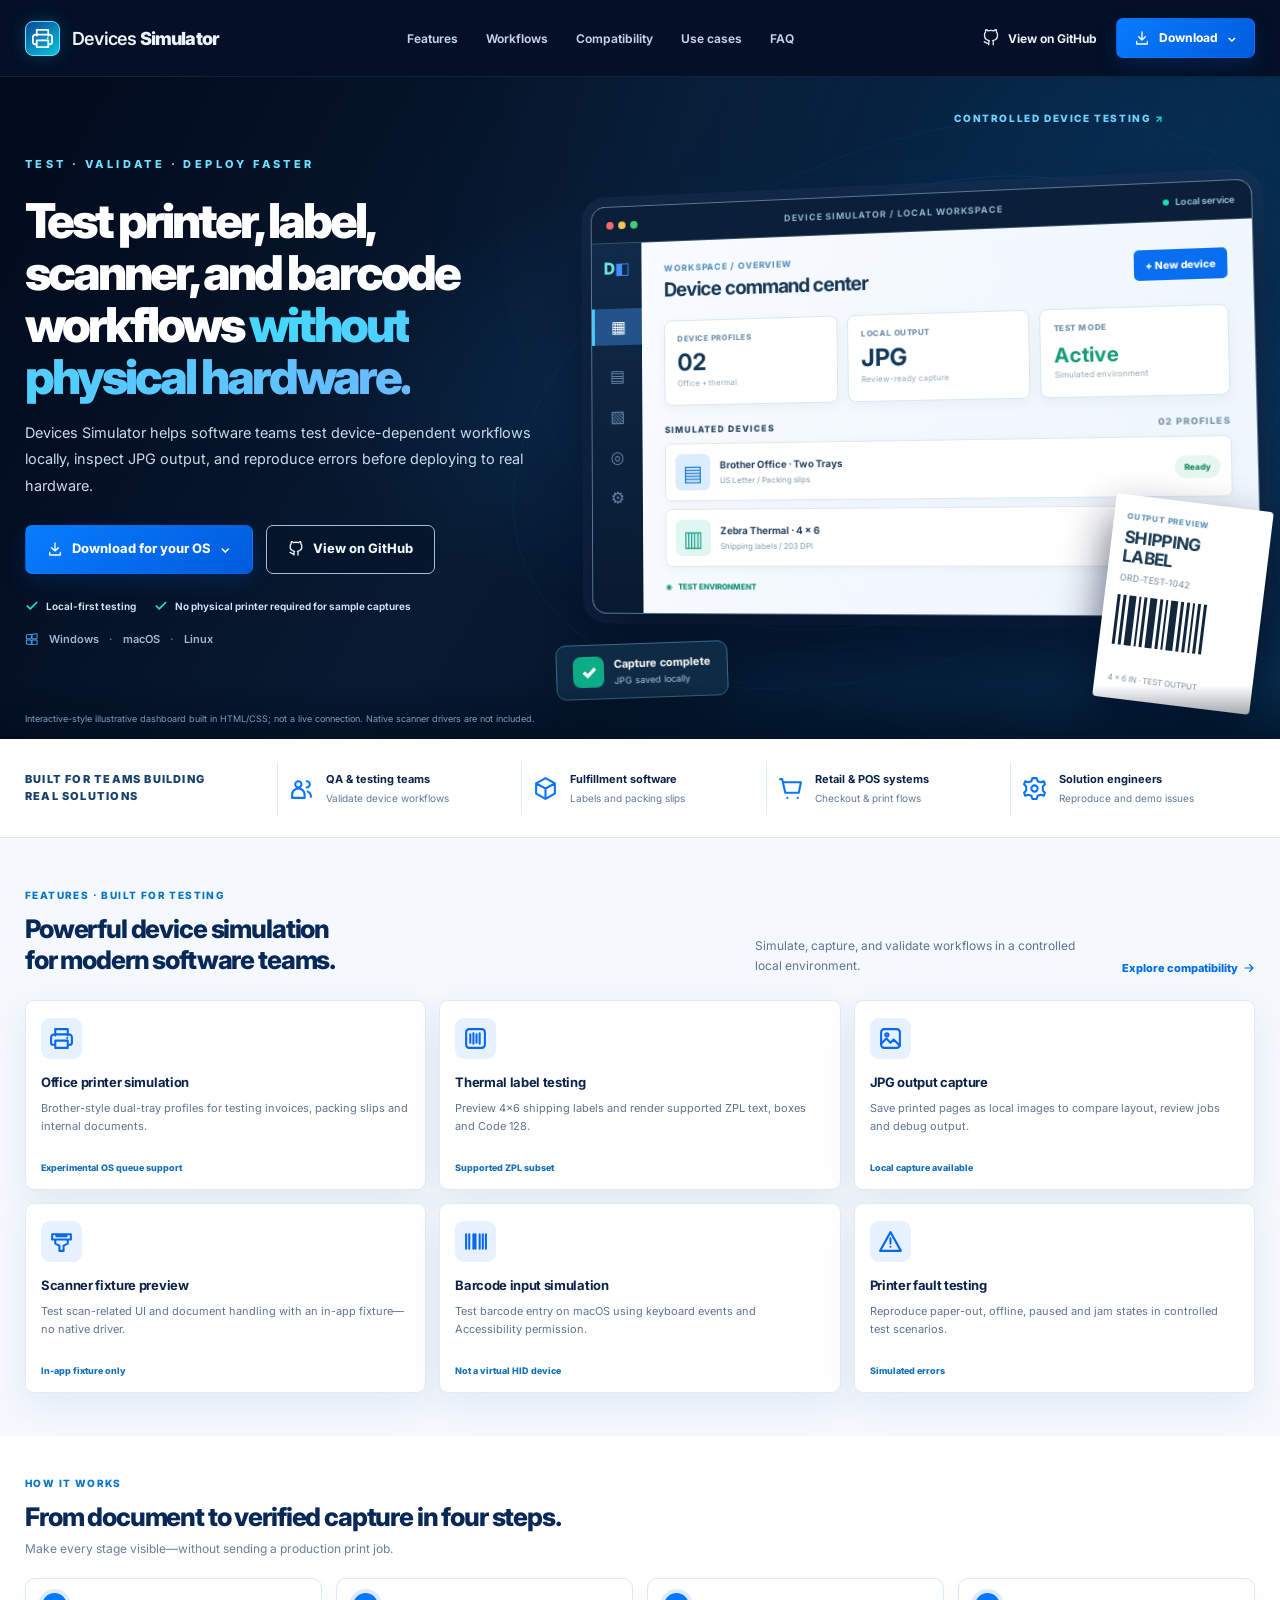
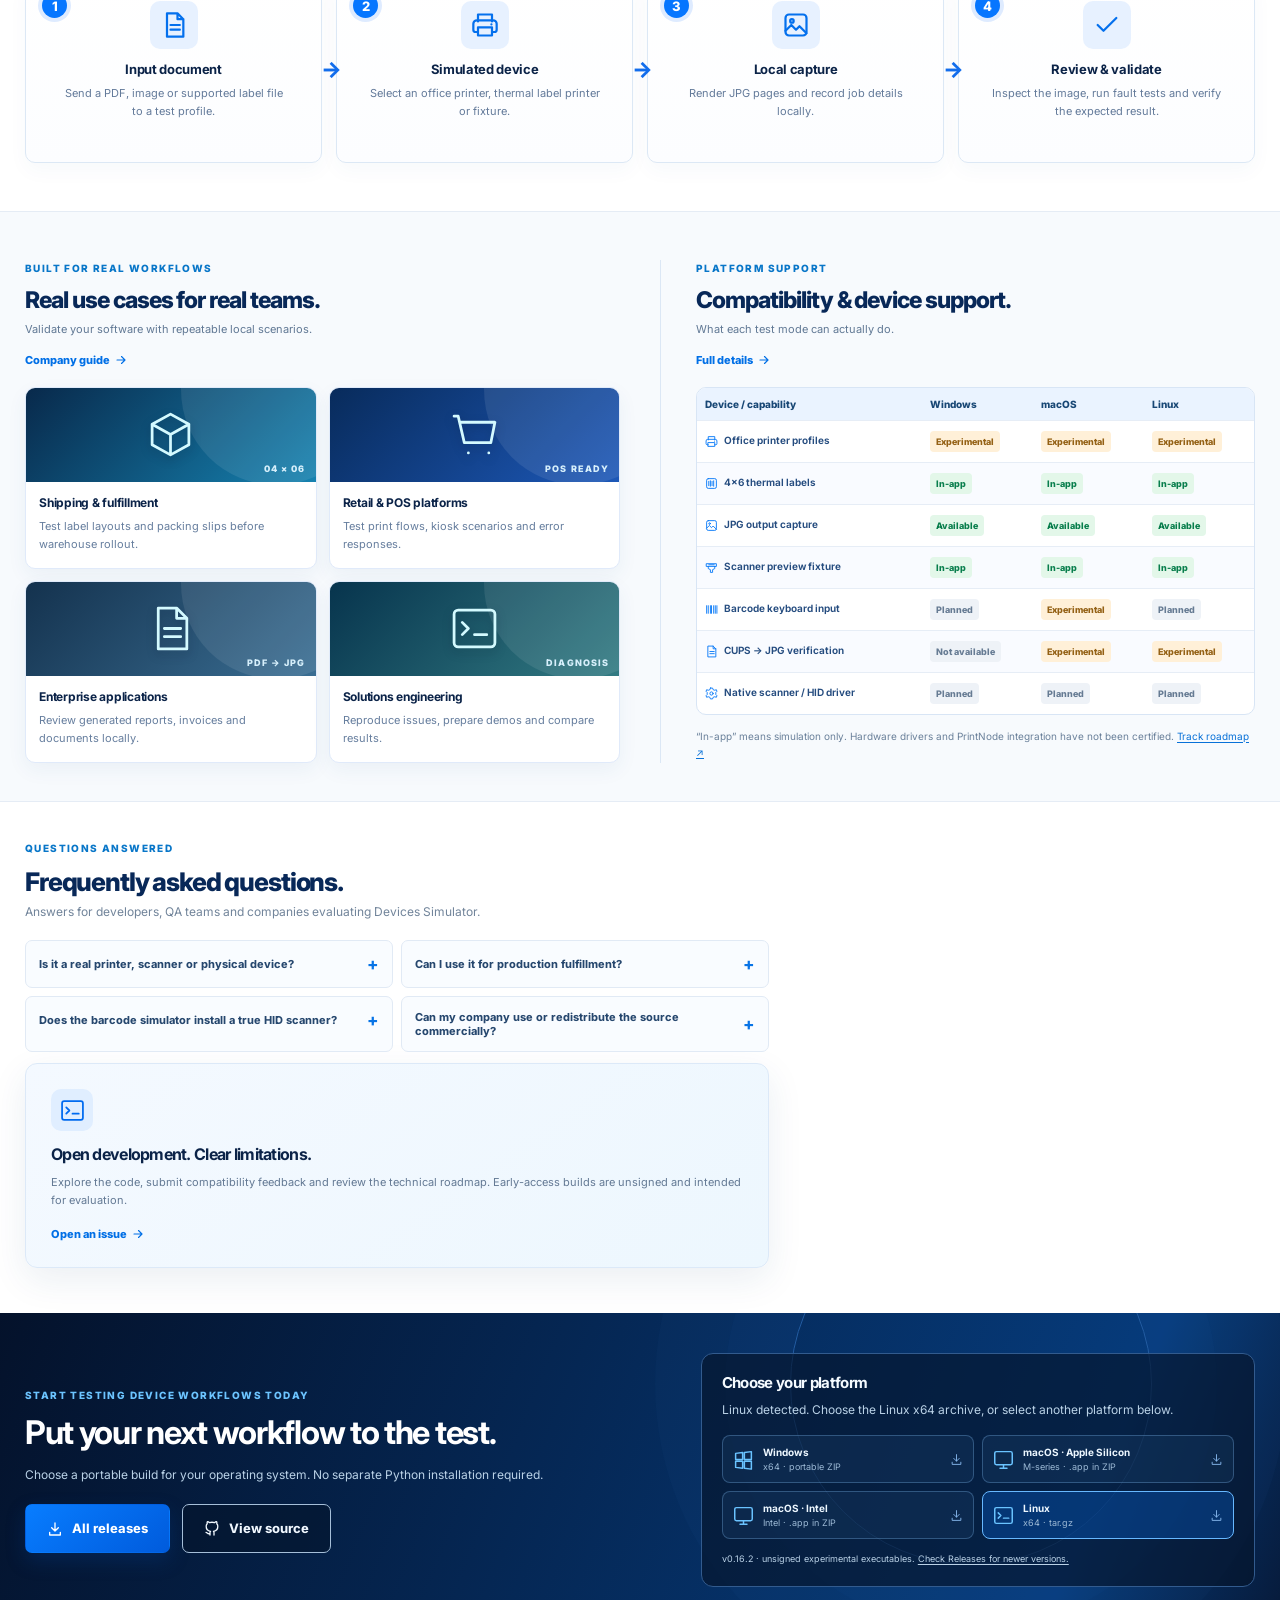
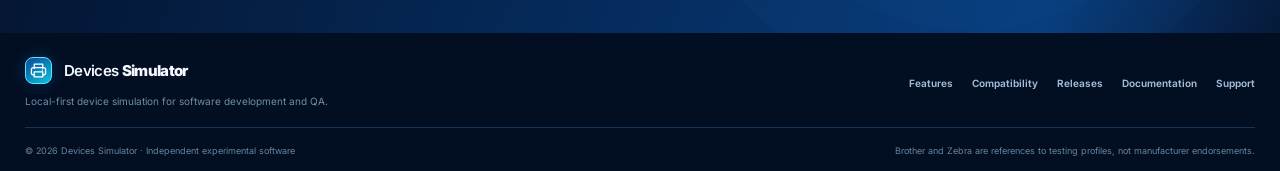
<file: docs/index.html>
<!doctype html>
<html lang="en">
<head>
  <meta charset="utf-8">
  <meta name="viewport" content="width=device-width,initial-scale=1">
  <meta name="theme-color" content="#06152b">
  <meta name="description" content="Devices Simulator helps QA, retail, fulfillment and software teams test printer, 4×6 label, capture-to-JPG and barcode input workflows without a full hardware lab.">
  <meta property="og:type" content="website">
  <meta property="og:title" content="Devices Simulator | Test device workflows without a hardware lab">
  <meta property="og:description" content="A cross-platform, local-first test lab for printing, shipping labels, simulated scanner fixtures, and repeatable fault testing.">
  <meta property="og:image" content="https://raw.githubusercontent.com/migtam628/devices-simulator/main/docs/assets/device-lab.svg">
  <title>Devices Simulator | Print &amp; Device Workflow Testing</title>
  <link rel="icon" href="assets/icon.svg" type="image/svg+xml">
  <link rel="stylesheet" href="site.css">
  <script src="site.js" defer></script>
</head>
<body>
  <a href="#main" class="skip-link">Skip to content</a>
  <svg class="icon-library" aria-hidden="true" xmlns="http://www.w3.org/2000/svg">
    <symbol id="i-printer" viewBox="0 0 24 24"><path d="M6 9V3h12v6M6 18H4a2 2 0 0 1-2-2v-5a3 3 0 0 1 3-3h14a3 3 0 0 1 3 3v5a2 2 0 0 1-2 2h-2M6 14h12v7H6zM17.5 11.5h.01"/></symbol>
    <symbol id="i-label" viewBox="0 0 24 24"><rect x="3" y="3" width="18" height="18" rx="3"/><path d="M7 8v8M10 7v10M13 8v8M16 7v10"/></symbol>
    <symbol id="i-picture" viewBox="0 0 24 24"><rect x="3" y="3" width="18" height="18" rx="3"/><circle cx="8.5" cy="8.5" r="1.5"/><path d="m3 17 5-5 4 4 3-3 6 6"/></symbol>
    <symbol id="i-scanner" viewBox="0 0 24 24"><path d="M3 5h18v5H3zM6 10v4l4 2v5h4v-5l4-2v-4M7 7h10"/></symbol>
    <symbol id="i-barcode" viewBox="0 0 24 24"><path d="M3 5v14M6 5v14M10 5v14M12 5v14M16 5v14M19 5v14M22 5v14" /></symbol>
    <symbol id="i-alert" viewBox="0 0 24 24"><path d="m12 3 10 18H2L12 3Z"/><path d="M12 9v5m0 3h.01"/></symbol>
    <symbol id="i-people" viewBox="0 0 24 24"><circle cx="9" cy="8" r="3"/><path d="M3 21v-3a6 6 0 0 1 12 0v3H3ZM17 5a3 3 0 0 1 0 6m1 4a5 5 0 0 1 3 5"/></symbol>
    <symbol id="i-box" viewBox="0 0 24 24"><path d="m12 2 9 5v10l-9 5-9-5V7l9-5ZM3 7l9 5 9-5M12 12v10"/></symbol>
    <symbol id="i-cart" viewBox="0 0 24 24"><path d="M2 3h2l3 13h13l2-10H5M7 16h13M9 21h.01M19 21h.01"/></symbol>
    <symbol id="i-settings" viewBox="0 0 24 24"><circle cx="12" cy="12" r="3"/><path d="m10 2-1 3-3 1-3-1-1 3 2 2v4l-2 2 1 3 3-1 3 1 1 3h4l1-3 3-1 3 1 1-3-2-2v-4l2-2-1-3-3 1-3-1-1-3h-4Z"/></symbol>
    <symbol id="i-file" viewBox="0 0 24 24"><path d="M6 2h9l5 5v15H6zM15 2v5h5M9 12h8M9 16h8"/></symbol>
    <symbol id="i-check" viewBox="0 0 24 24"><path d="m4 12 5 5L20 6"/></symbol>
    <symbol id="i-arrow" viewBox="0 0 24 24"><path d="M4 12h16m-7-7 7 7-7 7"/></symbol>
    <symbol id="i-github" viewBox="0 0 24 24"><path d="M9 19c-4 1-4-2-6-2m12 4v-3.3a2.9 2.9 0 0 0-.8-2.2c3.2-.4 6.5-1.5 6.5-7.1A5.5 5.5 0 0 0 19.2 4 5 5 0 0 0 19 1s-2 0-3 1.5a13 13 0 0 0-8 0C7 1 5 1 5 1a5 5 0 0 0-.2 3A5.5 5.5 0 0 0 3.3 8.4c0 5.6 3.3 6.7 6.5 7.1a2.9 2.9 0 0 0-.8 2.2V21"/></symbol>
    <symbol id="i-download" viewBox="0 0 24 24"><path d="M12 3v12m-5-5 5 5 5-5M4 17v4h16v-4"/></symbol>
    <symbol id="i-windows" viewBox="0 0 24 24"><path d="m3 5 8-1v8H3zm10-1 8-1v9h-8zM3 14h8v8l-8-1zm10 0h8v9l-8-1z"/></symbol>
    <symbol id="i-monitor" viewBox="0 0 24 24"><rect x="2" y="3" width="20" height="15" rx="2"/><path d="M8 22h8m-4-4v4"/></symbol>
    <symbol id="i-terminal" viewBox="0 0 24 24"><rect x="2" y="3" width="20" height="18" rx="2"/><path d="m6 9 3 3-3 3m6 0h6"/></symbol>
  </svg>

  <header class="masthead" id="top">
    <div class="nav container">
      <a href="#top" class="brand" aria-label="Devices Simulator home"><span class="brand-mark"><svg class="icon"><use href="#i-printer"></use></svg></span><span>Devices <strong>Simulator</strong></span></a>
      <nav class="nav-links" aria-label="Primary navigation"><a href="#features">Features</a><a href="#workflows">Workflows</a><a href="#compatibility">Compatibility</a><a href="#use-cases">Use cases</a><a href="#faq">FAQ</a></nav>
      <div class="nav-right"><a class="github-link" href="https://github.com/migtam628/devices-simulator" target="_blank" rel="noopener noreferrer"><svg class="icon"><use href="#i-github"></use></svg><span>View on GitHub</span></a><a class="btn btn-primary nav-download" href="#download"><svg class="icon"><use href="#i-download"></use></svg> Download <span aria-hidden="true">⌄</span></a></div>
      <details class="mobile-menu"><summary aria-label="Open navigation menu"><span></span><span></span><span></span></summary><nav aria-label="Mobile navigation"><a href="#features">Features</a><a href="#workflows">Workflows</a><a href="#compatibility">Compatibility</a><a href="#use-cases">Use cases</a><a href="#faq">FAQ</a><a href="#download">Download</a><a href="https://github.com/migtam628/devices-simulator">GitHub</a></nav></details>
    </div>
  </header>

  <main id="main">
    <section class="hero" aria-labelledby="hero-title">
      <div class="hero-glow"></div>
      <div class="container hero-inner">
        <div class="hero-copy">
          <p class="eyebrow">TEST · VALIDATE · DEPLOY FASTER</p>
          <h1 id="hero-title">Test printer, label, scanner, and barcode workflows <span>without physical hardware.</span></h1>
          <p class="hero-description">Devices Simulator helps software teams test device-dependent workflows locally, inspect JPG output, and reproduce errors before deploying to real hardware.</p>
          <div class="hero-buttons">
            <a class="btn btn-primary btn-large" href="#download"><svg class="icon"><use href="#i-download"></use></svg> Download for your OS <span aria-hidden="true">⌄</span></a>
            <a class="btn btn-outline btn-large" href="https://github.com/migtam628/devices-simulator" target="_blank" rel="noopener noreferrer"><svg class="icon"><use href="#i-github"></use></svg> View on GitHub</a>
          </div>
          <div class="hero-proof"><span><svg class="icon"><use href="#i-check"></use></svg> Local-first testing</span><span><svg class="icon"><use href="#i-check"></use></svg> No physical printer required for sample captures</span></div>
          <div class="platform-summary"><svg class="icon"><use href="#i-windows"></use></svg> Windows <span>·</span> macOS <span>·</span> Linux</div>
        </div>

        <div class="hero-stage" role="img" aria-label="Illustrated Devices Simulator product dashboard showing simulated printer management, print jobs and a four-by-six shipping label">
          <div class="stage-orbit orbit-one"></div><div class="stage-orbit orbit-two"></div>
          <div class="product-window">
            <div class="window-top"><span class="traffic"><i></i><i></i><i></i></span><span class="window-address">DEVICE SIMULATOR / LOCAL WORKSPACE</span><span class="window-online"><b></b> Local service</span></div>
            <div class="window-layout">
              <div class="window-sidebar"><div class="sidebar-logo">D<span>◧</span></div><div class="side-active">▦</div><div>▤</div><div>▧</div><div>◎</div><div>⚙</div></div>
              <div class="window-content"><div class="screen-heading"><div><small>WORKSPACE / OVERVIEW</small><strong>Device command center</strong></div><span class="screen-add">+ New device</span></div>
                <div class="screen-metrics"><div><small>DEVICE PROFILES</small><strong>02</strong><span>Office + thermal</span></div><div><small>LOCAL OUTPUT</small><strong>JPG</strong><span>Review-ready capture</span></div><div><small>TEST MODE</small><strong class="metric-green">Active</strong><span>Simulated environment</span></div></div>
                <div class="screen-section-title">SIMULATED DEVICES <span>02 PROFILES</span></div>
                <div class="screen-device"><div class="device-square">▤</div><div><b>Brother Office · Two Trays</b><small>US Letter / Packing slips</small></div><span class="screen-state">Ready</span></div>
                <div class="screen-device"><div class="device-square teal">▥</div><div><b>Zebra Thermal · 4 × 6</b><small>Shipping labels / 203 DPI</small></div><span class="screen-state">Ready</span></div>
                <div class="screen-bottom"><span>◉ &nbsp; TEST ENVIRONMENT</span><span>All output stays local</span></div>
              </div>
            </div>
          </div>
          <div class="stage-paper"><span class="paper-kicker">OUTPUT PREVIEW</span><b>SHIPPING<br>LABEL</b><small>ORD-TEST-1042</small><div class="paper-bars"><i></i><i></i><i></i><i></i><i></i><i></i><i></i><i></i><i></i><i></i><i></i><i></i><i></i><i></i></div><span class="paper-bottom">4 × 6 IN · TEST OUTPUT</span></div>
          <div class="stage-toast"><span class="toast-mark">✓</span><span><b>Capture complete</b><small>JPG saved locally</small></span></div>
          <div class="stage-chip">CONTROLLED DEVICE TESTING <span>↗</span></div>
        </div>
      </div>
      <p class="hero-caption container">Interactive-style illustrative dashboard built in HTML/CSS; not a live connection. Native scanner drivers are not included.</p>
    </section>

    <section class="trust-strip" aria-label="Who uses Devices Simulator"><div class="container trust-grid">
      <div class="trust-label">BUILT FOR TEAMS BUILDING<br>REAL SOLUTIONS</div>
      <div class="trust-item"><svg class="icon"><use href="#i-people"></use></svg><span><strong>QA &amp; testing teams</strong><small>Validate device workflows</small></span></div>
      <div class="trust-item"><svg class="icon"><use href="#i-box"></use></svg><span><strong>Fulfillment software</strong><small>Labels and packing slips</small></span></div>
      <div class="trust-item"><svg class="icon"><use href="#i-cart"></use></svg><span><strong>Retail &amp; POS systems</strong><small>Checkout &amp; print flows</small></span></div>
      <div class="trust-item"><svg class="icon"><use href="#i-settings"></use></svg><span><strong>Solution engineers</strong><small>Reproduce and demo issues</small></span></div>
    </div></section>

    <section class="section features-section" id="features" aria-labelledby="features-title"><div class="container">
      <div class="section-top features-top"><div><p class="section-eyebrow">FEATURES · BUILT FOR TESTING</p><h2 id="features-title">Powerful device simulation<br>for modern software teams.</h2></div><p>Simulate, capture, and validate workflows in a controlled local environment.</p><a class="text-link" href="#compatibility">Explore compatibility <svg class="icon"><use href="#i-arrow"></use></svg></a></div>
      <div class="features-grid">
        <article class="feature-card"><div class="feature-icon"><svg class="icon"><use href="#i-printer"></use></svg></div><h3>Office printer simulation</h3><p>Brother-style dual-tray profiles for testing invoices, packing slips and internal documents.</p><span class="cap-note">Experimental OS queue support</span></article>
        <article class="feature-card"><div class="feature-icon"><svg class="icon"><use href="#i-label"></use></svg></div><h3>Thermal label testing</h3><p>Preview 4×6 shipping labels and render supported ZPL text, boxes and Code 128.</p><span class="cap-note">Supported ZPL subset</span></article>
        <article class="feature-card"><div class="feature-icon"><svg class="icon"><use href="#i-picture"></use></svg></div><h3>JPG output capture</h3><p>Save printed pages as local images to compare layout, review jobs and debug output.</p><span class="cap-note">Local capture available</span></article>
        <article class="feature-card"><div class="feature-icon"><svg class="icon"><use href="#i-scanner"></use></svg></div><h3>Scanner fixture preview</h3><p>Test scan-related UI and document handling with an in-app fixture—no native driver.</p><span class="cap-note">In-app fixture only</span></article>
        <article class="feature-card"><div class="feature-icon"><svg class="icon"><use href="#i-barcode"></use></svg></div><h3>Barcode input simulation</h3><p>Test barcode entry on macOS using keyboard events and Accessibility permission.</p><span class="cap-note">Not a virtual HID device</span></article>
        <article class="feature-card"><div class="feature-icon"><svg class="icon"><use href="#i-alert"></use></svg></div><h3>Printer fault testing</h3><p>Reproduce paper-out, offline, paused and jam states in controlled test scenarios.</p><span class="cap-note">Simulated errors</span></article>
      </div>
    </div></section>

    <section class="section workflow-section" id="workflows" aria-labelledby="workflow-title"><div class="container">
      <div class="section-heading"><p class="section-eyebrow">HOW IT WORKS</p><h2 id="workflow-title">From document to verified capture in four steps.</h2><p>Make every stage visible—without sending a production print job.</p></div>
      <div class="steps-grid">
        <article class="step-card"><span class="step-number">1</span><div class="step-icon"><svg class="icon"><use href="#i-file"></use></svg></div><h3>Input document</h3><p>Send a PDF, image or supported label file to a test profile.</p></article>
        <article class="step-card"><span class="step-number">2</span><div class="step-icon"><svg class="icon"><use href="#i-printer"></use></svg></div><h3>Simulated device</h3><p>Select an office printer, thermal label printer or fixture.</p></article>
        <article class="step-card"><span class="step-number">3</span><div class="step-icon"><svg class="icon"><use href="#i-picture"></use></svg></div><h3>Local capture</h3><p>Render JPG pages and record job details locally.</p></article>
        <article class="step-card"><span class="step-number">4</span><div class="step-icon"><svg class="icon"><use href="#i-check"></use></svg></div><h3>Review &amp; validate</h3><p>Inspect the image, run fault tests and verify the expected result.</p></article>
      </div>
    </div></section>

    <section class="section comparison-section" aria-label="Use cases and compatibility"><div class="container two-panels">
      <div class="use-cases" id="use-cases">
        <div class="panel-heading"><div><p class="section-eyebrow">BUILT FOR REAL WORKFLOWS</p><h2>Real use cases for real teams.</h2><p>Validate your software with repeatable local scenarios.</p></div><a class="text-link" href="https://github.com/migtam628/devices-simulator/blob/main/docs/COMPANY_EVALUATION.md">Company guide <svg class="icon"><use href="#i-arrow"></use></svg></a></div>
        <div class="usecase-grid">
          <article class="usecase-card"><div class="usecase-art art-shipping"><svg class="icon"><use href="#i-box"></use></svg><span class="art-label">04 × 06</span></div><div><h3>Shipping &amp; fulfillment</h3><p>Test label layouts and packing slips before warehouse rollout.</p></div></article>
          <article class="usecase-card"><div class="usecase-art art-pos"><svg class="icon"><use href="#i-cart"></use></svg><span class="art-label">POS READY</span></div><div><h3>Retail &amp; POS platforms</h3><p>Test print flows, kiosk scenarios and error responses.</p></div></article>
          <article class="usecase-card"><div class="usecase-art art-enterprise"><svg class="icon"><use href="#i-file"></use></svg><span class="art-label">PDF → JPG</span></div><div><h3>Enterprise applications</h3><p>Review generated reports, invoices and documents locally.</p></div></article>
          <article class="usecase-card"><div class="usecase-art art-support"><svg class="icon"><use href="#i-terminal"></use></svg><span class="art-label">DIAGNOSIS</span></div><div><h3>Solutions engineering</h3><p>Reproduce issues, prepare demos and compare results.</p></div></article>
        </div>
      </div>
      <div class="compatibility" id="compatibility">
        <div class="panel-heading"><div><p class="section-eyebrow">PLATFORM SUPPORT</p><h2>Compatibility &amp; device support.</h2><p>What each test mode can actually do.</p></div><a class="text-link" href="https://github.com/migtam628/devices-simulator/blob/main/docs/COMPANY_EVALUATION.md">Full details <svg class="icon"><use href="#i-arrow"></use></svg></a></div>
        <div class="table-scroll"><table class="compat-table">
          <caption>Device Simulator platform support and simulation status</caption>
          <thead><tr><th scope="col">Device / capability</th><th scope="col">Windows</th><th scope="col">macOS</th><th scope="col">Linux</th></tr></thead>
          <tbody>
            <tr><th scope="row"><svg class="icon"><use href="#i-printer"></use></svg> Office printer profiles</th><td><span class="chip experimental">Experimental</span></td><td><span class="chip experimental">Experimental</span></td><td><span class="chip experimental">Experimental</span></td></tr>
            <tr><th scope="row"><svg class="icon"><use href="#i-label"></use></svg> 4×6 thermal labels</th><td><span class="chip yes">In-app</span></td><td><span class="chip yes">In-app</span></td><td><span class="chip yes">In-app</span></td></tr>
            <tr><th scope="row"><svg class="icon"><use href="#i-picture"></use></svg> JPG output capture</th><td><span class="chip yes">Available</span></td><td><span class="chip yes">Available</span></td><td><span class="chip yes">Available</span></td></tr>
            <tr><th scope="row"><svg class="icon"><use href="#i-scanner"></use></svg> Scanner preview fixture</th><td><span class="chip yes">In-app</span></td><td><span class="chip yes">In-app</span></td><td><span class="chip yes">In-app</span></td></tr>
            <tr><th scope="row"><svg class="icon"><use href="#i-barcode"></use></svg> Barcode keyboard input</th><td><span class="chip planned">Planned</span></td><td><span class="chip experimental">Experimental</span></td><td><span class="chip planned">Planned</span></td></tr>
            <tr><th scope="row"><svg class="icon"><use href="#i-file"></use></svg> CUPS → JPG verification</th><td><span class="chip planned">Not available</span></td><td><span class="chip experimental">Experimental</span></td><td><span class="chip experimental">Experimental</span></td></tr>
            <tr><th scope="row"><svg class="icon"><use href="#i-settings"></use></svg> Native scanner / HID driver</th><td><span class="chip planned">Planned</span></td><td><span class="chip planned">Planned</span></td><td><span class="chip planned">Planned</span></td></tr>
          </tbody>
        </table></div>
        <p class="table-footnote">“In-app” means simulation only. Hardware drivers and PrintNode integration have not been certified. <a href="https://github.com/migtam628/devices-simulator/issues">Track roadmap ↗</a></p>
      </div>
    </div></section>

    <section class="section faq-section" id="faq" aria-labelledby="faq-title"><div class="container two-panels faq-panels">
      <div><p class="section-eyebrow">QUESTIONS ANSWERED</p><h2 id="faq-title">Frequently asked questions.</h2><p class="faq-intro">Answers for developers, QA teams and companies evaluating Devices Simulator.</p><div class="faq-list">
        <details><summary>Is it a real printer, scanner or physical device?</summary><p>No. This is a simulator for software testing. Certain printers can be registered as experimental OS queues, but that does not create physical hardware or a native scanner driver.</p></details>
        <details><summary>Can I use it for production fulfillment?</summary><p>No. A JPG capture or accepted OS print job does not prove a physical label was printed, and the simulator must not mark orders shipped.</p></details>
        <details><summary>Does the barcode simulator install a true HID scanner?</summary><p>No. On macOS it sends keyboard events with Accessibility approval. Actual virtual HID devices require separate platform-specific implementations.</p></details>
        <details><summary>Can my company use or redistribute the source commercially?</summary><p>A software license has not yet been published. Contact the maintainer about licensing and support before company-wide or commercial use.</p></details>
      </div>
      <aside class="faq-side"><div class="faq-side-card"><div class="faq-side-icon"><svg class="icon"><use href="#i-terminal"></use></svg></div><h3>Open development. Clear limitations.</h3><p>Explore the code, submit compatibility feedback and review the technical roadmap. Early-access builds are unsigned and intended for evaluation.</p><a class="text-link" href="https://github.com/migtam628/devices-simulator/issues">Open an issue <svg class="icon"><use href="#i-arrow"></use></svg></a></div></aside>
    </div></section>

    <section class="download-section" id="download" aria-labelledby="download-title">
      <div class="container download-inner">
        <div><p class="section-eyebrow">START TESTING DEVICE WORKFLOWS TODAY</p><h2 id="download-title">Put your next workflow to the test.</h2><p>Choose a portable build for your operating system. No separate Python installation required.</p><div class="download-buttons"><a class="btn btn-primary btn-large" href="https://github.com/migtam628/devices-simulator/releases"><svg class="icon"><use href="#i-download"></use></svg> All releases</a><a class="btn btn-outline btn-large" href="https://github.com/migtam628/devices-simulator" target="_blank" rel="noopener noreferrer"><svg class="icon"><use href="#i-github"></use></svg> View source</a></div></div>
        <div class="download-selector"><h3>Choose your platform</h3><p id="os-recommendation" class="recommendation" aria-live="polite">Pick a system below to download the latest packaged development build.</p><div class="download-options">
          <a data-os="windows" href="https://github.com/migtam628/devices-simulator/releases/download/v0.16.2/DevicesSimulator-Windows-x64.zip"><svg class="icon"><use href="#i-windows"></use></svg><span><b>Windows</b><small>x64 · portable ZIP</small></span><svg class="icon arrow"><use href="#i-download"></use></svg></a>
          <a data-os="macos-arm64" href="https://github.com/migtam628/devices-simulator/releases/download/v0.16.2/DevicesSimulator-macOS-arm64.zip"><svg class="icon"><use href="#i-monitor"></use></svg><span><b>macOS · Apple Silicon</b><small>M-series · .app in ZIP</small></span><svg class="icon arrow"><use href="#i-download"></use></svg></a>
          <a data-os="macos-x64" href="https://github.com/migtam628/devices-simulator/releases/download/v0.16.2/DevicesSimulator-macOS-x64.zip"><svg class="icon"><use href="#i-monitor"></use></svg><span><b>macOS · Intel</b><small>Intel · .app in ZIP</small></span><svg class="icon arrow"><use href="#i-download"></use></svg></a>
          <a data-os="linux" href="https://github.com/migtam628/devices-simulator/releases/download/v0.16.2/DevicesSimulator-Linux-x64.tar.gz"><svg class="icon"><use href="#i-terminal"></use></svg><span><b>Linux</b><small>x64 · tar.gz</small></span><svg class="icon arrow"><use href="#i-download"></use></svg></a>
        </div><p class="build-note">v0.16.2 · unsigned experimental executables. <a href="https://github.com/migtam628/devices-simulator/releases">Check Releases for newer versions.</a></p></div>
      </div>
    </section>
  </main>

  <footer class="footer"><div class="container footer-main"><div><a href="#top" class="brand"><span class="brand-mark"><svg class="icon"><use href="#i-printer"></use></svg></span><span>Devices <strong>Simulator</strong></span></a><p>Local-first device simulation for software development and QA.</p></div><nav aria-label="Footer navigation"><a href="#features">Features</a><a href="#compatibility">Compatibility</a><a href="https://github.com/migtam628/devices-simulator/releases">Releases</a><a href="https://github.com/migtam628/devices-simulator/blob/main/README.md">Documentation</a><a href="https://github.com/migtam628/devices-simulator/issues">Support</a></nav></div><div class="container footer-bottom"><span>© 2026 Devices Simulator · Independent experimental software</span><span>Brother and Zebra are references to testing profiles, not manufacturer endorsements.</span></div></footer>
</body>
</html>
</file>
<file: docs/site.css>
@import url("https://fonts.googleapis.com/css2?family=Inter:wght@400;500;600;700;800;900&display=swap");
:root{color-scheme:light;--blue:#0769f9;--blue2:#2f8dff;--cyan:#27c9ff;--navy:#06152b;--ink:#0b2348;--muted:#546988;--pale:#f2f7fc;--line:#dce8f5;--ok:#0d9b67;--shadow:0 12px 36px rgba(24,65,114,.085);font-synthesis:none}
*{box-sizing:border-box}
html{scroll-behavior:smooth;scroll-padding-top:90px}
body{margin:0;color:var(--ink);background:#fff;font-family:Inter,ui-sans-serif,system-ui,-apple-system,"Segoe UI",sans-serif;-webkit-font-smoothing:antialiased}
a{text-decoration:none;color:inherit}
button,select,input{font:inherit}
a:focus-visible,button:focus-visible,summary:focus-visible{outline:3px solid #63aafa;outline-offset:4px;border-radius:5px}
img{display:block;max-width:100%}
h1,h2,h3,p{margin:0}
h1,h2,h3{letter-spacing:-.045em}
p{line-height:1.65}
.icon{height:1.25em;width:1.25em;fill:none;stroke:currentColor;stroke-width:1.7;stroke-linecap:round;stroke-linejoin:round;flex:none}
.icon-library{position:absolute;width:0;height:0;overflow:hidden}
.container{width:min(100% - 72px,1580px);margin-inline:auto}
.skip-link{position:absolute;z-index:1000;left:16px;top:-90px;background:#fff;color:#0b2348;padding:13px 22px;border-radius:8px}
.skip-link:focus{top:12px}
.masthead{position:relative;z-index:30;background:#031026;color:#eaf3ff;border-bottom:1px solid rgba(141,195,235,.1)}
.nav{display:flex;align-items:center;justify-content:space-between;min-height:76px;gap:18px}
.brand{display:inline-flex;gap:12px;align-items:center;white-space:nowrap;font-weight:600;font-size:18px;letter-spacing:-.045em}
.brand strong{font-weight:850}
.brand-mark{width:35px;height:35px;display:grid;place-items:center;background:linear-gradient(145deg,#08499b,#0bc5d9);color:white;border:1px solid #65dfff;border-radius:8px;box-shadow:0 0 17px rgba(25,158,246,.24)}
.brand-mark .icon{width:23px;height:23px;stroke-width:1.85}
.nav-links{display:flex;align-items:center;gap:clamp(15px,2.2vw,42px)}
.nav-links a{color:#c2d3e7;font-size:12px;font-weight:650;white-space:nowrap;transition:color .15s}
.nav-links a:hover,.github-link:hover{color:#fff}
.nav-right{display:flex;gap:19px;align-items:center}
.github-link{display:inline-flex;align-items:center;gap:8px;color:#e5eff9;font-size:12px;font-weight:700;white-space:nowrap}
.github-link .icon{height:18px;width:18px}
.btn{border:1px solid transparent;border-radius:7px;padding:11px 17px;display:inline-flex;align-items:center;justify-content:center;gap:9px;font-size:12px;line-height:1.2;font-weight:750;white-space:nowrap;transition:transform .2s ease,box-shadow .2s ease,background .2s ease}
.btn:hover{transform:translateY(-2px)}
.btn .icon{width:16px;height:16px;stroke-width:2}
.btn-primary{color:white;background:linear-gradient(140deg,#087dff,#005bdc);box-shadow:0 8px 19px rgba(0,70,165,.25)}
.btn-primary:hover{background:linear-gradient(140deg,#1993ff,#0673f0);box-shadow:0 12px 26px rgba(0,97,230,.32)}
.btn-outline{background:rgba(5,20,41,.52);border-color:#a6bfd9;color:#f1f8ff}
.btn-outline:hover{background:rgba(43,89,134,.43)}
.btn-large{min-height:49px;padding:14px 21px;font-size:13px}
.mobile-menu{display:none}
.hero{position:relative;isolation:isolate;overflow:hidden;background:radial-gradient(ellipse at 57% 70%,rgba(18,113,197,.31),transparent 40%),linear-gradient(105deg,#031126 6%,#061a33 52%,#06284a 100%);color:#fff}
.hero::before{content:"";position:absolute;inset:0;z-index:-1;opacity:.19;background:linear-gradient(120deg,transparent 15%,rgba(75,152,212,.22) 43%,transparent 54%);pointer-events:none}
.hero::after{content:"";position:absolute;bottom:0;left:0;right:0;height:54px;pointer-events:none;background:linear-gradient(0deg,rgba(0,13,30,.65),transparent)}
.hero-glow{position:absolute;right:-130px;top:-180px;height:600px;width:650px;border-radius:50%;background:#0876d4;filter:blur(165px);opacity:.19;pointer-events:none}
.hero-inner{position:relative;min-height:534px;display:grid;grid-template-columns:minmax(360px,.84fr) minmax(0,1.16fr);align-items:center;gap:0}
.hero-copy{z-index:4;position:relative;padding:56px 0 67px;max-width:670px}
.eyebrow{font-size:11px;letter-spacing:.31em;color:#6be0ff;font-weight:800;margin-bottom:22px}
.hero h1{font-weight:860;line-height:1.12;font-size:clamp(38px,3.6vw,62px);max-width:660px;margin-bottom:18px;letter-spacing:-.055em;text-wrap:balance}
.hero h1 span{color:#22caff}
.hero-description{color:#c9daec;font-size:clamp(13px,1.13vw,16px);line-height:1.8;max-width:570px;margin-bottom:26px}
.hero-buttons{display:flex;gap:13px;flex-wrap:wrap}
.hero-proof{display:flex;gap:18px;align-items:center;flex-wrap:wrap;margin-top:25px;font-weight:650;font-size:10px;color:#d0e5f6}
.hero-proof span{display:inline-flex;gap:7px;align-items:center}
.hero-proof .icon{width:14px;height:14px;color:#16e5cc;stroke-width:3}
.platform-summary{display:flex;align-items:center;gap:10px;margin-top:19px;font-size:11px;color:#9db9cf;font-weight:600}
.platform-summary .icon{color:#43a8fd}
.platform-summary span{color:#587a97}
.hero-visual{min-width:0;position:relative;align-self:end;margin:0 -42px -9px -70px;z-index:2}
.hero-visual>img{width:100%;height:auto;filter:drop-shadow(0 25px 29px rgba(0,1,8,.36))}
.floating-panel{position:absolute;border-radius:11px;padding:12px;background:linear-gradient(145deg,rgba(13,39,66,.95),rgba(8,26,48,.9));border:1px solid rgba(115,180,224,.42);color:#eaf4fe;box-shadow:0 12px 35px #01112566;backdrop-filter:blur(8px)}
.panel-office{top:10%;left:11%;min-width:184px;transform:rotate(-1.5deg)}
.panel-capture{top:11%;right:1%;min-width:187px;transform:rotate(1.5deg)}
.panel-fault{right:0;top:50%;min-width:158px}
.panel-title{display:flex;align-items:center;gap:8px}
.panel-title strong{font-size:11px;line-height:1.35;display:block}
.panel-title small{font-size:9px;color:#92b1ce;display:block;margin-top:3px}
.panel-icon{width:27px;height:27px;display:grid;place-items:center;background:rgba(7,113,237,.26);color:#6bc0ff;border-radius:6px}
.panel-icon .icon{height:18px;width:18px}
.panel-icon.warning{background:#5e2030;color:#ff7285}
.panel-meta{font-weight:750;letter-spacing:.1em;color:#77add4;margin:10px 0 0 37px;font-size:8px}
.status-chip{display:inline-flex;align-items:center;gap:5px;border-radius:5px;background:#083a38;color:#7cf0cf;font-size:9px;margin-top:9px;padding:4px 7px}
.status-chip i{background:#22dcab;width:5px;height:5px;border-radius:50%}
.fault-line{color:#b7d0e2;font-size:9px;margin-top:10px}
.fault-line b{background:#fb5b6d;width:7px;height:7px;display:inline-block;border-radius:50%;margin-right:7px}
.fault-line:nth-last-child(1) b{background:#eab94e}
.hero-caption{position:relative;z-index:3;margin-top:-24px;padding-bottom:13px;color:#79a0bd;font-size:9px}
.trust-strip{background:#fff;border-bottom:1px solid #dbe7f6;box-shadow:0 7px 22px rgba(25,75,110,.045)}
.trust-grid{display:grid;grid-template-columns:1.03fr repeat(4,1fr);align-items:center;min-height:98px}
.trust-label{font-weight:850;font-size:11px;letter-spacing:.11em;color:#17406c;line-height:1.55}
.trust-item{display:flex;gap:12px;padding:0 17px;align-items:center;min-height:53px;border-left:1px solid #e1ebf7}
.trust-item>.icon{width:31px;height:31px;color:#0874f7;stroke-width:2}
.trust-item strong,.trust-item small{display:block}
.trust-item strong{font-size:11px;margin-bottom:5px}
.trust-item small{font-size:10px;color:#637998;line-height:1.45}
.section{scroll-margin-top:60px}
.features-section{padding:49px 0 43px;background:#f5f9fe}
.section-top{display:flex;align-items:end;gap:27px;margin-bottom:25px}
.section-eyebrow{font-size:10px;letter-spacing:.14em;color:#0876c8;font-weight:820;margin-bottom:10px}
.section-top h2,.section-heading h2,.panel-heading h2,.faq-section h2{font-weight:800;line-height:1.2;font-size:clamp(22px,2vw,32px);color:#082858}
.section-top>div:first-child{flex:1}
.section-top>p{max-width:340px;color:#5c7495;font-size:12px}
.text-link{color:#006fe6;font-weight:800;font-size:11px;display:inline-flex;align-items:center;gap:5px;white-space:nowrap}
.text-link:hover{text-decoration:underline;text-underline-offset:3px}
.text-link .icon{width:12px;height:12px;stroke-width:2.3}
.features-grid{display:grid;grid-template-columns:repeat(6,minmax(0,1fr));gap:13px}
.feature-card{padding:17px 15px 16px;border-radius:9px;background:#fff;border:1px solid #e2ebf5;box-shadow:var(--shadow);display:flex;flex-direction:column;min-height:222px;transition:transform .18s,box-shadow .18s}
.feature-card:hover{transform:translateY(-4px);box-shadow:0 13px 32px rgba(28,83,131,.14)}
.feature-icon{width:41px;height:41px;border-radius:9px;background:#e7f1ff;display:grid;place-items:center;color:#0869f0;margin-bottom:15px}
.feature-icon .icon{width:25px;height:25px;stroke-width:2}
.feature-card h3{font-size:13px;line-height:1.33;letter-spacing:-.025em;margin-bottom:8px}
.feature-card p{color:#607491;font-size:11px;line-height:1.63}
.cap-note{margin-top:auto;padding-top:15px;color:#1471ba;font-size:9px;font-weight:800}
.workflow-section{padding:39px 0 48px;background:#fff}
.section-heading{margin-bottom:20px}
.section-heading>p:last-child{font-size:12px;color:#697f9a;margin-top:6px}
.steps-grid{display:grid;grid-template-columns:repeat(4,minmax(0,1fr));gap:14px}
.step-card{position:relative;min-height:185px;padding:17px 14px 20px;border:1px solid #dce8f5;box-shadow:0 8px 20px rgba(21,81,128,.035);border-radius:10px;text-align:center;background:linear-gradient(#fff,#fcfdff)}
.step-card:not(:last-child)::after{content:"→";font-size:22px;font-weight:800;color:#126dec;position:absolute;right:-21px;top:42%;z-index:2}
.step-number{position:absolute;top:14px;left:16px;display:grid;place-items:center;width:25px;height:25px;border-radius:50%;color:#fff;font-size:13px;font-weight:800;background:#0676ff;box-shadow:0 0 0 4px #deebff}
.step-icon{display:grid;place-items:center;background:#e7f1ff;color:#0470ed;border-radius:10px;width:48px;height:48px;margin:5px auto 12px}
.step-icon .icon{height:28px;width:28px;stroke-width:1.9}
.step-card h3{font-size:13px;margin-bottom:7px;letter-spacing:-.025em}
.step-card p{color:#637a9a;font-size:11px;max-width:230px;margin:auto}
.comparison-section{background:#f7fafd;border-top:1px solid #e5ecf5;border-bottom:1px solid #e5ecf5;padding:48px 0 38px}
.two-panels{display:grid;grid-template-columns:1fr 1fr;gap:40px}
.compatibility{border-left:1px solid #dbe7f5;padding-left:35px;min-width:0}
.panel-heading{display:flex;align-items:flex-end;justify-content:space-between;gap:14px;margin-bottom:20px}
.panel-heading h2{font-size:23px}
.panel-heading>div>p:last-child{font-size:11px;color:#607894;margin-top:6px}
.usecase-grid{display:grid;grid-template-columns:repeat(2,minmax(0,1fr));gap:12px}
.usecase-card{background:#fff;border:1px solid #e0eafa;border-radius:10px;overflow:hidden;box-shadow:0 7px 20px rgba(37,91,136,.06)}
.usecase-art{height:94px;position:relative;overflow:hidden;display:flex;align-items:center;justify-content:center;background:linear-gradient(135deg,#08294b,#1682b0)}
.usecase-art:before{content:"";width:190px;height:190px;position:absolute;right:-55px;top:-93px;border-radius:50%;background:#fff;opacity:.085}
.usecase-art .icon{height:49px;width:49px;color:#d4faff;stroke-width:1.35;filter:drop-shadow(0 4px 5px rgba(2,13,40,.26))}
.art-pos{background:linear-gradient(135deg,#082b5b,#1d58b8)}
.art-enterprise{background:linear-gradient(135deg,#14324e,#3a6e93)}
.art-support{background:linear-gradient(135deg,#07344d,#327b83)}
.art-label{position:absolute;right:10px;bottom:8px;color:#d6effb;font-size:9px;font-weight:850;letter-spacing:.12em}
.usecase-card>div:last-child{padding:13px 13px 15px}
.usecase-card h3{font-size:12px;letter-spacing:-.02em;margin-bottom:7px}
.usecase-card p{color:#667e9e;font-size:11px}
.table-scroll{border:1px solid #d8e5f5;border-radius:10px;overflow-x:auto;background:#fff}
.compat-table{width:100%;border-collapse:collapse;text-align:left}
.compat-table caption{position:absolute;overflow:hidden;clip-path:inset(50%);height:1px;width:1px}
.compat-table th,.compat-table td{border-bottom:1px solid #e6edf6;padding:10px 8px;font-size:10px}
.compat-table thead th{font-weight:800;color:#184775;font-size:10px;background:#eaf3ff}
.compat-table tbody th{font-weight:650;color:#254c7f;min-width:175px}
.compat-table tbody tr:last-child th,.compat-table tbody tr:last-child td{border-bottom:0}
.compat-table tbody tr:nth-child(even){background:#f9fbff}
.compat-table tbody th .icon{width:13px;height:13px;color:#0879f8;vertical-align:middle;margin-right:4px}
.chip{display:inline-block;border-radius:4px;padding:5px 6px;font-size:9px;font-weight:800;white-space:nowrap}
.chip.yes{background:#e3f7e9;color:#087e4c}
.chip.experimental{background:#fff0d8;color:#946115}
.chip.planned{background:#eef2f7;color:#667b93}
.table-footnote{font-size:10px;color:#6a809a;margin-top:13px}
.table-footnote a{color:#0871d8;text-decoration:underline;text-underline-offset:2px}
.faq-section{padding:38px 0 45px;background:#fff}
.faq-panels{grid-template-columns:1.25fr .75fr;align-items:start}
.faq-section h2{margin-bottom:5px}
.faq-intro{font-size:12px;color:#71849a;margin-bottom:18px}
.faq-list{display:grid;grid-template-columns:1fr 1fr;gap:8px}
.faq-list details{border:1px solid #e1eaf5;background:#f9fcff;border-radius:7px;min-width:0}
.faq-list summary{list-style:none;cursor:pointer;color:#26476e;font-size:11px;font-weight:750;display:flex;align-items:center;justify-content:space-between;gap:10px;padding:13px}
.faq-list summary::-webkit-details-marker{display:none}
.faq-list summary:after{content:"+";font-size:17px;color:#0874e6}
.faq-list details[open] summary:after{content:"−"}
.faq-list details[open]{grid-row:span 2;background:#f3f9ff}
.faq-list details p{font-size:11px;color:#5a7491;padding:0 13px 13px}
.faq-side{padding-top:11px}
.faq-side-card{border:1px solid #dce9f8;border-radius:12px;background:linear-gradient(145deg,#f4f9ff,#edf7fe);padding:25px;box-shadow:var(--shadow)}
.faq-side-icon{background:#e0eeff;color:#006bf0;display:grid;place-items:center;width:42px;height:42px;border-radius:10px;margin-bottom:13px}
.faq-side-icon .icon{width:25px;height:25px}
.faq-side-card h3{font-size:16px;margin-bottom:9px}
.faq-side-card p{font-size:11px;color:#637994;margin-bottom:13px}
.download-section{padding:40px 0 46px;color:#fff;background:linear-gradient(112deg,#04122b,#063b7b 83%,#071a39);position:relative;overflow:hidden}
.download-section:after{content:"";position:absolute;top:-110px;right:10%;height:360px;width:360px;border:1px solid #235ca2;border-radius:50%;box-shadow:0 0 0 65px #1866ac0b,0 0 0 135px #2c77bb0b;pointer-events:none}
.download-inner{position:relative;z-index:1;display:grid;grid-template-columns:1fr .9fr;gap:60px;align-items:center}
.download-section h2{font-size:clamp(24px,2.55vw,40px);letter-spacing:-.04em;line-height:1.2;margin-bottom:12px}
.download-section .section-eyebrow{color:#6cc4ff}
.download-section p:not(.section-eyebrow){color:#bad2e7;font-size:12px}
.download-buttons{display:flex;gap:12px;margin-top:20px;flex-wrap:wrap}
.download-selector{border:1px solid #325b8e;border-radius:12px;background:rgba(5,20,43,.66);padding:19px 20px}
.download-selector h3{font-size:15px;color:#f5fbff;margin-bottom:8px}
.download-selector .recommendation{font-size:11px;margin-bottom:15px}
.download-options{display:grid;grid-template-columns:1fr 1fr;gap:8px}
.download-options>a{display:flex;align-items:center;gap:9px;padding:10px;border:1px solid rgba(120,173,226,.34);background:rgba(52,96,145,.17);border-radius:8px;transition:background .15s,border-color .15s}
.download-options>a:hover,.download-options>a.recommended{background:rgba(7,108,228,.3);border-color:#67b8ff}
.download-options>a>.icon:first-child{height:21px;width:21px;color:#6ac3ff}
.download-options b,.download-options small{display:block}
.download-options b{font-size:10px;color:#edf7ff}
.download-options small{color:#9cb9d5;font-size:9px;margin-top:3px}
.download-options .arrow{height:13px;width:13px;margin-left:auto;color:#88b9ee}
.download-selector p.build-note{font-size:9px;margin-top:13px}
.build-note a{text-decoration:underline;text-underline-offset:2px}
.footer{background:#020e22;color:#a2bad4;padding:24px 0 15px}
.footer-main{display:flex;align-items:center;justify-content:space-between;gap:25px}
.footer .brand{font-size:15px;color:#f4f8ff}
.footer .brand-mark{width:27px;height:27px}
.footer .brand-mark .icon{height:17px;width:17px}
.footer-main p{color:#718ea9;font-size:10px;margin-top:9px}
.footer-main nav{display:flex;gap:19px;flex-wrap:wrap}
.footer-main nav a{font-weight:650;font-size:10px}
.footer-main nav a:hover{color:#fff}
.footer-bottom{padding-top:17px;margin-top:17px;border-top:1px solid #173252;display:flex;justify-content:space-between;gap:15px;font-size:9px;color:#6884a1}
@media(min-width:1800px){.hero-inner{min-height:620px}.hero h1{font-size:61px}.hero-copy{padding:66px 0 76px}.feature-card{min-height:235px}}
@media(max-width:1350px){
 .container{width:min(100% - 50px,1450px)}
 .hero-inner{grid-template-columns:minmax(355px,.91fr) minmax(0,1.09fr)}
 .hero h1{font-size:clamp(33px,3.5vw,48px)}
 .hero-visual{margin:0 -30px 0 -35px}
 .panel-office{left:4%}.panel-capture{right:0}
 .features-grid{grid-template-columns:repeat(3,1fr)}
 .feature-card{min-height:190px}
 .trust-item{padding:0 11px}
 .trust-item .icon{width:25px;height:25px}
 .panel-heading{align-items:flex-start;flex-direction:column}
}
@media(max-width:1030px){
 .nav-links{gap:14px}.nav-links a{font-size:11px}.github-link span{display:none}
 .hero-inner{grid-template-columns:1fr 1fr;min-height:520px}
 .hero h1{font-size:39px}
 .hero-visual{margin:0 -42px 0 -35px}
 .floating-panel{transform:none}
 .panel-office{top:10%;left:6%}.panel-capture{top:5%;right:-3%}.panel-fault{top:59%;right:0}
 .trust-grid{grid-template-columns:repeat(4,1fr);padding:13px 0}
 .trust-label{grid-column:1/-1;margin-bottom:10px}
 .trust-item:first-of-type{border-left:0}
 .two-panels{gap:22px}
 .compatibility{padding-left:20px}
 .faq-list{grid-template-columns:1fr}
}
@media(max-width:780px){
 .container{width:min(100% - 34px,650px)}
 .nav{min-height:64px}
 .nav-links,.nav-right{display:none}
 .mobile-menu{display:block;position:relative;margin-left:auto}
 .mobile-menu summary{list-style:none;cursor:pointer;background:#0e2a4a;padding:11px;border:1px solid #254d77;border-radius:8px;display:flex;flex-direction:column;gap:4px}
 .mobile-menu summary::-webkit-details-marker{display:none}
 .mobile-menu summary span{width:19px;height:2px;background:#e7f8ff;border-radius:4px}
 .mobile-menu nav{position:absolute;right:0;top:51px;display:flex;flex-direction:column;background:#0d2746;min-width:215px;border:1px solid #30567e;padding:8px;border-radius:10px;box-shadow:0 15px 30px #020c1a99}
 .mobile-menu nav a{color:#eef6ff;font-size:13px;font-weight:650;padding:11px 15px;border-radius:5px}
 .mobile-menu nav a:hover{background:#20466e}
 .hero-inner{grid-template-columns:1fr;min-height:unset}
 .hero-copy{max-width:none;padding:55px 0 10px}
 .hero h1{font-size:clamp(39px,7vw,56px);max-width:635px}
 .hero-description{max-width:610px}
 .hero-visual{margin:0 -23px -12px}
 .floating-panel{font-size:9px}
 .panel-office{top:14%;left:7%}.panel-capture{right:4%}
 .hero-caption{margin-top:0;text-align:center}
 .trust-grid{grid-template-columns:repeat(2,1fr);gap:10px}
 .trust-item{padding:8px 0;border-left:0}
 .section-top{align-items:flex-start;flex-direction:column;gap:10px}
 .section-top>p{max-width:520px}
 .features-grid{grid-template-columns:repeat(2,minmax(0,1fr))}
 .steps-grid{grid-template-columns:repeat(2,minmax(0,1fr))}
 .step-card:nth-child(2)::after{display:none}
 .two-panels{grid-template-columns:1fr}
 .compatibility{border-left:0;border-top:1px solid #dbe7f5;padding:26px 0 0}
 .panel-heading{flex-direction:row}
 .faq-panels{grid-template-columns:1fr}
 .faq-list{grid-template-columns:1fr 1fr}
 .faq-side{display:none}
 .download-inner{grid-template-columns:1fr;gap:25px}
 .footer-main{align-items:flex-start;flex-direction:column}
}
@media(max-width:485px){
 .container{width:calc(100% - 28px)}
 .brand{font-size:16px}
 .hero-copy{padding-top:44px}
 .eyebrow{font-size:9px;letter-spacing:.21em}
 .hero h1{font-size:clamp(33px,10vw,45px)}
 .hero-description{font-size:13px}
 .hero-buttons{display:flex;flex-direction:column;align-items:stretch}
 .hero-buttons .btn{justify-content:center}
 .hero-proof{gap:9px;font-size:9px}
 .platform-summary{font-size:10px}
 .hero-visual{margin:5px -12px 0}
 .floating-panel{display:none}
 .hero-caption{font-size:9px}
 .trust-grid{gap:6px}
 .trust-item strong{font-size:10px}.trust-item small{font-size:9px}
 .features-section{padding-top:34px}
 .features-grid{grid-template-columns:1fr}
 .feature-card{min-height:unset;padding:19px}
 .feature-card h3{font-size:15px}
 .feature-card p{font-size:12px}
 .cap-note{padding-top:9px}
 .steps-grid{grid-template-columns:1fr}
 .step-card{min-height:150px}
 .step-card::after{display:none}
 .comparison-section{padding:30px 0}
 .panel-heading{display:block}
 .panel-heading>.text-link{margin-top:10px}
 .panel-heading h2{font-size:22px}
 .usecase-grid{grid-template-columns:1fr 1fr}
 .usecase-art{height:75px}
 .usecase-card>div:last-child{padding:10px}
 .usecase-card h3{font-size:11px}
 .usecase-card p{font-size:10px}
 .faq-list{grid-template-columns:1fr}
 .download-options{grid-template-columns:1fr}
 .download-section h2{font-size:27px}
 .footer-main nav{gap:13px}
 .footer-bottom{flex-direction:column}
}
@media(prefers-reduced-motion:reduce){html{scroll-behavior:auto}*,*:before,*:after{transition:none!important;animation:none!important}}


/* Concept 2 × 3: immersive product hero, distinct from README illustration. */
.hero { background:radial-gradient(ellipse at 72% 48%,rgba(17,115,205,.24),transparent 49%),linear-gradient(118deg,#030c1f 5%,#061930 57%,#052e4e 100%); }
.hero-inner { grid-template-columns:minmax(400px,.87fr) minmax(0,1.13fr);min-height:630px; }
.hero-copy { padding:78px 0 90px; }
.hero h1 { font-size:clamp(40px,3.75vw,66px);letter-spacing:-.063em;line-height:1.08; }
.hero h1 span { background:linear-gradient(90deg,#45d8ff,#69baff);background-clip:text;-webkit-background-clip:text;color:transparent; }
.hero-stage{position:relative;min-height:575px;align-self:stretch;display:flex;align-items:center;justify-content:center;isolation:isolate;perspective:1200px;padding:48px 8px 54px 16px}
.stage-orbit{position:absolute;width:650px;height:410px;border:1px solid rgba(58,158,251,.12);border-radius:50%;transform:rotate(-23deg);pointer-events:none}.orbit-two{width:840px;height:510px;opacity:.55}
.product-window{position:relative;width:min(100%,690px);transform:rotateY(-8deg) rotateX(2deg) rotateZ(-1.1deg);transform-origin:center;z-index:1;background:#edf4fc;border-radius:15px;border:1px solid #5a7894;box-shadow:0 45px 80px #000c22b0,0 0 0 10px #1f345674;overflow:hidden}
.window-top{height:38px;background:#0b2038;display:flex;align-items:center;justify-content:space-between;color:#93b4d1;font:700 9px Inter,sans-serif;letter-spacing:.11em;padding:0 16px;border-bottom:1px solid #36516c}
.traffic{display:flex;gap:5px}.traffic i{height:8px;width:8px;border-radius:50%;background:#fc686c}.traffic i:nth-child(2){background:#f7c35c}.traffic i:nth-child(3){background:#3cce7c}
.window-online{display:flex;align-items:center;gap:6px;letter-spacing:0;font-size:9px}.window-online b{height:6px;width:6px;background:#22dcb5;border-radius:50%}
.window-layout{display:grid;grid-template-columns:54px minmax(0,1fr);min-height:378px}
.window-sidebar{display:flex;flex-direction:column;align-items:center;gap:22px;background:linear-gradient(#102b49,#081a31);color:#6888ad;padding:16px 0;font-size:17px;font-weight:800}
.sidebar-logo{color:#6ce6e0;margin-bottom:10px}.sidebar-logo span{color:#428cff}.window-sidebar .side-active{background:#24538c;border-left:3px solid #4bcefb;color:#fff;width:100%;text-align:center;padding:9px 0}
.window-content{padding:22px 24px;background:linear-gradient(115deg,#f8fbff,#eef5fd)}
.screen-heading{display:flex;align-items:center;justify-content:space-between;gap:8px;margin-bottom:20px}
.screen-heading small,.screen-heading strong{display:block}.screen-heading small{font-size:9px;letter-spacing:.1em;color:#6295bf;font-weight:800;margin-bottom:5px}.screen-heading strong{font-size:20px;color:#173856;letter-spacing:-.05em}.screen-add{background:#096ff0;color:#fff;font-size:10px;padding:9px 11px;border-radius:5px;font-weight:800}
.screen-metrics{display:grid;grid-template-columns:repeat(3,1fr);gap:10px;margin-bottom:19px}.screen-metrics>div{min-height:88px;padding:13px;background:#fff;border:1px solid #d9e7f2;border-radius:8px;box-shadow:0 4px 12px #153b5e0d}.screen-metrics small,.screen-metrics strong,.screen-metrics span{display:block}.screen-metrics small{font-size:8px;letter-spacing:.07em;color:#7390a9;font-weight:800}.screen-metrics strong{font-size:24px;color:#123757;margin:5px 0 2px}.screen-metrics .metric-green{color:#149b7a;font-size:20px;margin-top:10px}.screen-metrics span{font-size:8px;color:#92a5b6}
.screen-section-title{font-size:9px;font-weight:850;letter-spacing:.11em;color:#314c68;display:flex;justify-content:space-between;margin-bottom:9px}.screen-section-title span{color:#8297ae}
.screen-device{display:flex;align-items:center;background:#fff;border:1px solid #dfe8f2;border-radius:7px;padding:10px;margin-bottom:8px;gap:10px;box-shadow:0 2px 9px #2144650b}
.device-square{width:37px;height:37px;border-radius:7px;background:#dcecff;color:#1678ce;display:grid;place-items:center;font-size:22px}.device-square.teal{background:#def8f1;color:#139c85}
.screen-device>div:nth-child(2){flex:1}.screen-device b,.screen-device small{display:block}.screen-device b{color:#244261;font-size:10px;margin-bottom:5px}.screen-device small{color:#8095ab;font-size:8px}.screen-state{background:#e7f7ef;color:#17885f;padding:6px 9px;border-radius:12px;font-size:8px;font-weight:800}
.screen-bottom{display:flex;justify-content:space-between;margin-top:15px;font-size:8px;color:#668bac;font-weight:800}.screen-bottom span:first-child{color:#138f79}
.stage-paper{position:absolute;z-index:3;bottom:30px;right:-7px;background:#fff;width:158px;height:204px;padding:16px 13px;transform:rotate(7deg);border-radius:4px;color:#183953;box-shadow:0 22px 45px #000d26a6;display:flex;flex-direction:column;gap:7px}
.paper-kicker{font-size:8px;letter-spacing:.1em;font-weight:850;color:#6a9abb}.stage-paper>b{font-size:17px;line-height:1.1;letter-spacing:-.04em}.stage-paper>small{font-size:9px;color:#7088a0}.paper-bars{display:flex;align-items:stretch;gap:3px;height:50px;margin-top:5px}.paper-bars i{display:block;width:3px;background:#12263c}.paper-bars i:nth-child(3n){width:7px}.paper-bars i:nth-child(4n){width:2px}.paper-bottom{font-size:8px;margin-top:auto;color:#7a90a2}
.stage-toast{position:absolute;z-index:3;left:-4px;bottom:38px;display:flex;gap:10px;align-items:center;background:#102c46eb;color:#fff;padding:11px 16px;border:1px solid #356b8f;border-radius:10px;box-shadow:0 13px 30px #00102099;transform:rotate(-2deg)}.toast-mark{width:31px;height:31px;border-radius:8px;background:#0eab87;display:grid;place-items:center;font-size:18px;font-weight:900}.stage-toast b,.stage-toast small{display:block}.stage-toast b{font-size:11px}.stage-toast small{font-size:9px;color:#a5c7d9;margin-top:4px}
.stage-chip{position:absolute;z-index:2;right:13%;top:35px;color:#6fcfff;font-size:10px;letter-spacing:.16em;font-weight:850}.stage-chip span{color:#20d5b8}
@media(max-width:1150px){.hero-inner{min-height:570px;grid-template-columns:1fr 1fr}.hero-stage{min-height:500px}.stage-paper{width:130px;height:177px;right:-7px}.hero h1{font-size:clamp(36px,4vw,52px)}.product-window{transform:rotateY(-4deg) rotateZ(-1deg)}}
@media(max-width:780px){.hero-inner{display:block;min-height:0}.hero-copy{padding:52px 0 6px}.hero-stage{min-height:540px;margin:0 -12px}.product-window{width:92%}.stage-paper{right:6px}.stage-toast{left:3px}.hero h1{font-size:clamp(38px,8vw,58px)}}
@media(max-width:485px){.hero-stage{min-height:360px;margin:0 -16px 0}.product-window{width:94%;transform:none}.window-layout{grid-template-columns:34px minmax(0,1fr);min-height:255px}.window-sidebar{gap:10px;font-size:12px}.window-content{padding:12px}.window-top{height:26px;padding:0 9px}.window-address{font-size:6px}.window-online{font-size:6px}.screen-heading strong{font-size:13px}.screen-heading small{font-size:6px}.screen-add{font-size:6px;padding:6px}.screen-metrics{gap:5px;margin-bottom:10px}.screen-metrics>div{min-height:57px;padding:7px}.screen-metrics small{font-size:5px}.screen-metrics strong{font-size:15px}.screen-metrics span{font-size:5px}.screen-metrics .metric-green{font-size:13px}.screen-device{padding:6px;gap:5px}.device-square{height:23px;width:23px;font-size:14px}.screen-device b{font-size:7px}.screen-device small{font-size:6px}.screen-state{font-size:5px;padding:3px}.screen-section-title,.screen-bottom{font-size:6px}.stage-paper{width:91px;height:129px;padding:8px;bottom:14px;right:-2px}.stage-paper>b{font-size:11px}.stage-paper>small,.paper-kicker,.paper-bottom{font-size:5px}.paper-bars{height:31px;gap:2px}.paper-bars i{width:2px}.stage-toast{left:0;bottom:8px;padding:7px}.stage-toast b{font-size:8px}.stage-toast small{font-size:6px}.toast-mark{width:20px;height:20px;font-size:11px}.stage-chip{font-size:6px;top:10px}}
</file>
